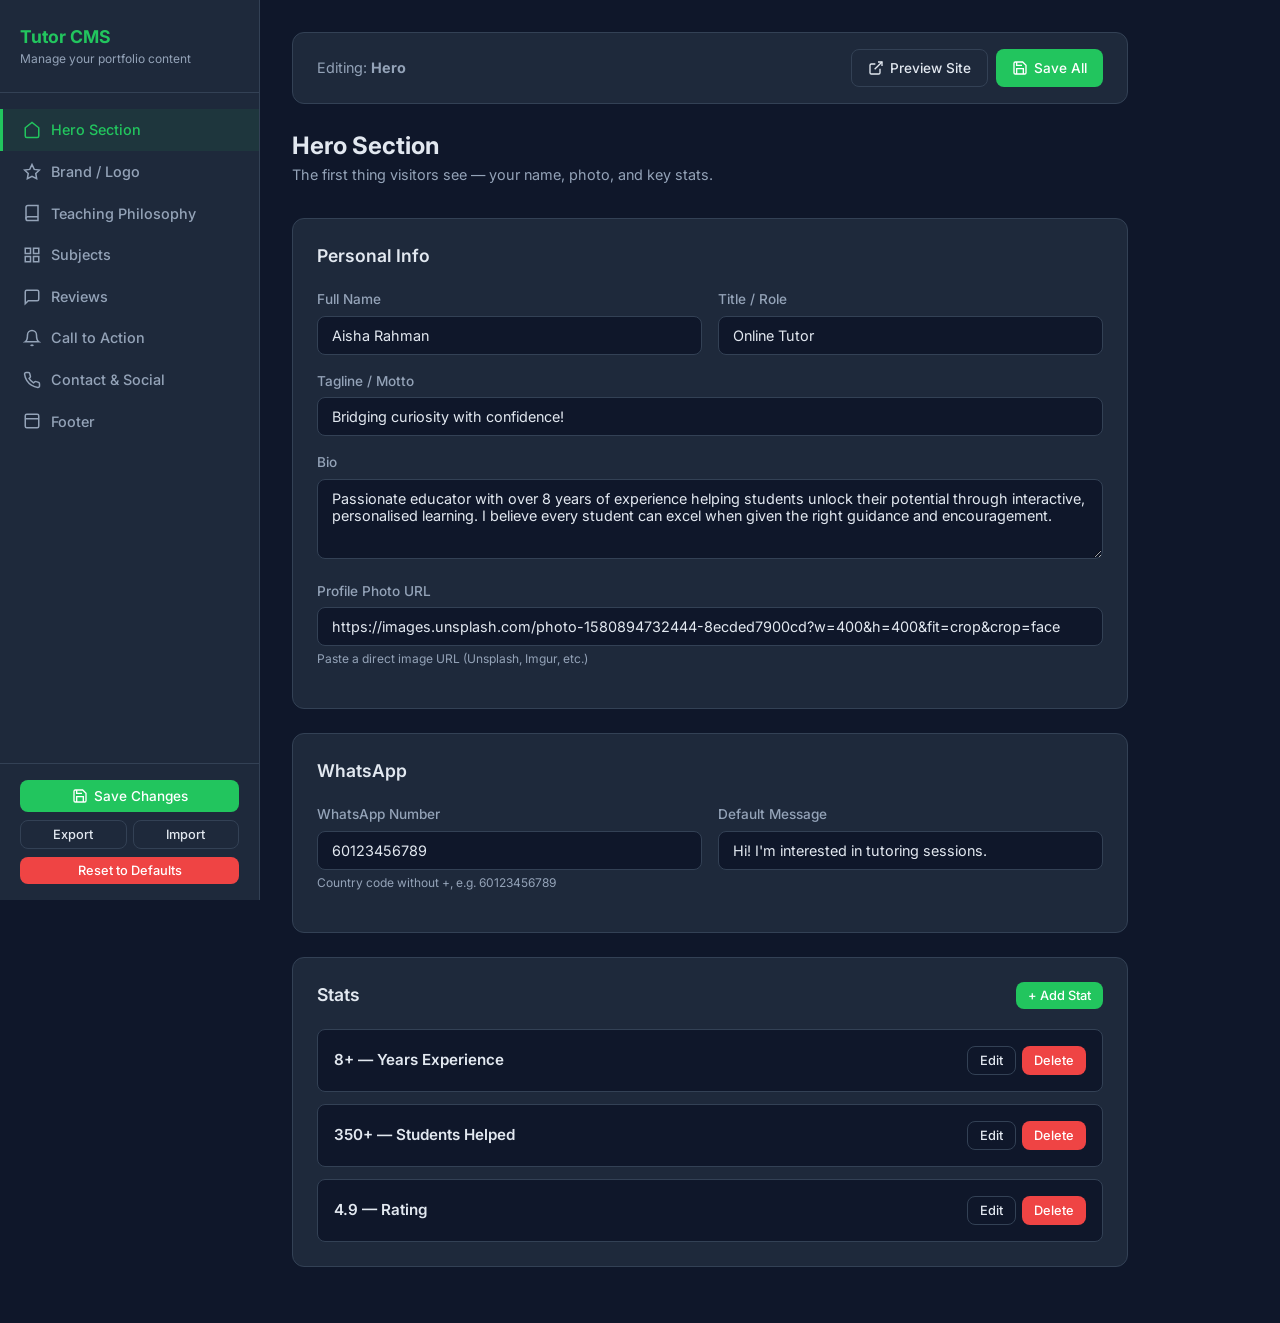
<file: admin.html>
<!DOCTYPE html>
<html lang="en">
<head>
  <meta charset="UTF-8">
  <meta name="viewport" content="width=device-width, initial-scale=1.0">
  <title>Admin — Tutor Portfolio CMS</title>
  <meta name="robots" content="noindex, nofollow">
  <link rel="preconnect" href="https://fonts.googleapis.com">
  <link rel="preconnect" href="https://fonts.gstatic.com" crossorigin>
  <link href="https://fonts.googleapis.com/css2?family=Inter:wght@400;500;600;700&display=swap" rel="stylesheet">
  <link rel="stylesheet" href="css/admin.css">
</head>
<body>

  <button class="mobile-toggle" aria-label="Toggle sidebar">
    <svg viewBox="0 0 24 24" fill="none" stroke="currentColor" stroke-width="2" width="24" height="24"><path d="M3 12h18M3 6h18M3 18h18"/></svg>
  </button>

  <div class="admin-layout">

    <!-- SIDEBAR -->
    <aside class="sidebar">
      <div class="sidebar-brand">
        <h1>Tutor CMS</h1>
        <p>Manage your portfolio content</p>
      </div>
      <ul class="sidebar-nav"></ul>
      <div class="sidebar-actions">
        <button class="btn btn-primary" onclick="saveAll()" style="width:100%;justify-content:center">
          <svg viewBox="0 0 24 24" fill="none" stroke="currentColor" stroke-width="2"><path d="M19 21H5a2 2 0 01-2-2V5a2 2 0 012-2h11l5 5v11a2 2 0 01-2 2z"/><polyline points="17 21 17 13 7 13 7 21"/><polyline points="7 3 7 8 15 8"/></svg>
          Save Changes
        </button>
        <div style="display:flex;gap:6px">
          <button class="btn btn-outline btn-sm" onclick="exportAll()" style="flex:1;justify-content:center">Export</button>
          <button class="btn btn-outline btn-sm" onclick="importData()" style="flex:1;justify-content:center">Import</button>
        </div>
        <button class="btn btn-danger btn-sm" onclick="resetAll()" style="width:100%;justify-content:center">Reset to Defaults</button>
      </div>
    </aside>

    <!-- MAIN -->
    <div class="main-content"></div>

  </div>

  <script src="js/data.js"></script>
  <script src="js/admin.js"></script>
</body>
</html>
</file>
<file: css/admin.css>
:root {
  --bg: #0f172a;
  --bg-card: #1e293b;
  --bg-input: #0f172a;
  --border: #334155;
  --text: #e2e8f0;
  --text-dim: #94a3b8;
  --accent: #22c55e;
  --accent-hover: #16a34a;
  --danger: #ef4444;
  --danger-hover: #dc2626;
  --warning: #f59e0b;
  --radius: 8px;
  --radius-lg: 12px;
  --sidebar-w: 260px;
  --font: 'Inter', system-ui, -apple-system, sans-serif;
}

*,*::before,*::after { box-sizing: border-box; margin: 0; padding: 0; }
html { -webkit-text-size-adjust: 100%; }
body { font-family: var(--font); background: var(--bg); color: var(--text); line-height: 1.5; }
a { color: var(--accent); text-decoration: none; }
button { cursor: pointer; font-family: inherit; }
img { max-width: 100%; height: auto; }

/* ── LAYOUT ── */
.admin-layout {
  display: flex;
  min-height: 100vh;
}

.sidebar {
  width: var(--sidebar-w);
  background: var(--bg-card);
  border-right: 1px solid var(--border);
  padding: 24px 0;
  position: fixed;
  top: 0;
  bottom: 0;
  overflow-y: auto;
  z-index: 50;
}

.sidebar-brand {
  padding: 0 20px 24px;
  border-bottom: 1px solid var(--border);
  margin-bottom: 16px;
}

.sidebar-brand h1 {
  font-size: 1.1rem;
  font-weight: 700;
  color: var(--accent);
}

.sidebar-brand p {
  font-size: 0.75rem;
  color: var(--text-dim);
}

.sidebar-nav { list-style: none; }

.sidebar-nav li a {
  display: flex;
  align-items: center;
  gap: 10px;
  padding: 10px 20px;
  color: var(--text-dim);
  font-size: 0.9rem;
  font-weight: 500;
  transition: background 0.15s, color 0.15s;
  border-left: 3px solid transparent;
}

.sidebar-nav li a:hover {
  background: rgba(255,255,255,0.03);
  color: var(--text);
}

.sidebar-nav li a.active {
  background: rgba(34,197,94,0.08);
  color: var(--accent);
  border-left-color: var(--accent);
}

.sidebar-nav li a svg {
  width: 18px;
  height: 18px;
  flex-shrink: 0;
}

.sidebar-actions {
  padding: 16px 20px;
  border-top: 1px solid var(--border);
  margin-top: auto;
  display: flex;
  flex-direction: column;
  gap: 8px;
  position: absolute;
  bottom: 0;
  left: 0;
  right: 0;
  background: var(--bg-card);
}

.main-content {
  flex: 1;
  margin-left: var(--sidebar-w);
  padding: 32px;
  max-width: 900px;
}

/* ── HEADER ── */
.page-header {
  margin-bottom: 32px;
}

.page-header h2 {
  font-size: 1.5rem;
  font-weight: 700;
}

.page-header p {
  color: var(--text-dim);
  font-size: 0.9rem;
}

/* ── CARDS / PANELS ── */
.panel {
  background: var(--bg-card);
  border: 1px solid var(--border);
  border-radius: var(--radius-lg);
  padding: 24px;
  margin-bottom: 24px;
}

.panel-header {
  display: flex;
  align-items: center;
  justify-content: space-between;
  margin-bottom: 20px;
}

.panel-header h3 {
  font-size: 1.1rem;
  font-weight: 600;
}

/* ── FORM ELEMENTS ── */
.form-group {
  margin-bottom: 16px;
}

.form-group label {
  display: block;
  font-size: 0.85rem;
  font-weight: 500;
  color: var(--text-dim);
  margin-bottom: 6px;
}

.form-group input,
.form-group textarea,
.form-group select {
  width: 100%;
  padding: 10px 14px;
  background: var(--bg-input);
  border: 1px solid var(--border);
  border-radius: var(--radius);
  color: var(--text);
  font-family: var(--font);
  font-size: 0.9rem;
  transition: border-color 0.2s;
}

.form-group input:focus,
.form-group textarea:focus,
.form-group select:focus {
  outline: none;
  border-color: var(--accent);
}

.form-group textarea { resize: vertical; min-height: 80px; }

.form-row {
  display: grid;
  grid-template-columns: 1fr 1fr;
  gap: 16px;
}

.form-hint {
  font-size: 0.75rem;
  color: var(--text-dim);
  margin-top: 4px;
}

/* ── BUTTONS ── */
.btn {
  display: inline-flex;
  align-items: center;
  gap: 6px;
  padding: 8px 16px;
  border-radius: var(--radius);
  font-weight: 500;
  font-size: 0.85rem;
  border: none;
  transition: background 0.15s, transform 0.1s;
}

.btn:hover { transform: translateY(-1px); }
.btn:active { transform: translateY(0); }

.btn-primary { background: var(--accent); color: #fff; }
.btn-primary:hover { background: var(--accent-hover); }

.btn-danger { background: var(--danger); color: #fff; }
.btn-danger:hover { background: var(--danger-hover); }

.btn-outline {
  background: transparent;
  border: 1px solid var(--border);
  color: var(--text);
}
.btn-outline:hover { background: rgba(255,255,255,0.05); }

.btn-sm { padding: 6px 12px; font-size: 0.8rem; }

.btn svg { width: 16px; height: 16px; }

/* ── ITEM LIST (subjects, reviews, stats, approaches) ── */
.item-list {
  display: flex;
  flex-direction: column;
  gap: 12px;
}

.item-card {
  background: var(--bg);
  border: 1px solid var(--border);
  border-radius: var(--radius);
  padding: 16px;
  display: flex;
  align-items: center;
  gap: 16px;
}

.item-card .item-info { flex: 1; min-width: 0; }

.item-card .item-title {
  font-weight: 600;
  font-size: 0.95rem;
}

.item-card .item-subtitle {
  font-size: 0.8rem;
  color: var(--text-dim);
}

.item-actions {
  display: flex;
  gap: 6px;
  flex-shrink: 0;
}

.color-preview {
  width: 24px;
  height: 24px;
  border-radius: 4px;
  border: 1px solid var(--border);
  flex-shrink: 0;
}

/* ── EDIT MODAL ── */
.modal-overlay {
  position: fixed;
  inset: 0;
  background: rgba(0,0,0,0.6);
  display: flex;
  align-items: center;
  justify-content: center;
  z-index: 200;
  padding: 20px;
  opacity: 0;
  visibility: hidden;
  transition: opacity 0.2s, visibility 0.2s;
}

.modal-overlay.open { opacity: 1; visibility: visible; }

.modal {
  background: var(--bg-card);
  border: 1px solid var(--border);
  border-radius: var(--radius-lg);
  padding: 28px;
  width: 100%;
  max-width: 500px;
  max-height: 80vh;
  overflow-y: auto;
  transform: translateY(10px);
  transition: transform 0.2s;
}

.modal-overlay.open .modal { transform: translateY(0); }

.modal h3 {
  font-size: 1.1rem;
  margin-bottom: 20px;
}

.modal-actions {
  display: flex;
  justify-content: flex-end;
  gap: 8px;
  margin-top: 20px;
}

/* ── TOAST ── */
.toast {
  position: fixed;
  bottom: 24px;
  right: 24px;
  background: var(--accent);
  color: #fff;
  padding: 12px 20px;
  border-radius: var(--radius);
  font-weight: 500;
  font-size: 0.9rem;
  box-shadow: 0 4px 16px rgba(0,0,0,0.3);
  transform: translateY(100px);
  opacity: 0;
  transition: transform 0.3s, opacity 0.3s;
  z-index: 300;
}

.toast.show { transform: translateY(0); opacity: 1; }
.toast.error { background: var(--danger); }

/* ── PREVIEW BAR ── */
.preview-bar {
  display: flex;
  align-items: center;
  justify-content: space-between;
  background: var(--bg-card);
  border: 1px solid var(--border);
  border-radius: var(--radius-lg);
  padding: 16px 24px;
  margin-bottom: 24px;
}

.preview-bar p {
  font-size: 0.9rem;
  color: var(--text-dim);
}

.preview-bar .btn-group {
  display: flex;
  gap: 8px;
}

/* ── IMAGE PREVIEW ── */
.img-preview {
  width: 80px;
  height: 80px;
  border-radius: 50%;
  overflow: hidden;
  border: 2px solid var(--border);
  flex-shrink: 0;
}

.img-preview img {
  width: 100%;
  height: 100%;
  object-fit: cover;
}

/* ── RESPONSIVE ── */
@media (max-width: 768px) {
  .sidebar {
    transform: translateX(-100%);
    transition: transform 0.3s;
    z-index: 100;
  }
  .sidebar.open { transform: translateX(0); }

  .main-content {
    margin-left: 0;
    padding: 16px;
  }

  .form-row { grid-template-columns: 1fr; }

  .mobile-toggle {
    display: flex;
    position: fixed;
    top: 12px;
    left: 12px;
    z-index: 90;
    width: 44px;
    height: 44px;
    background: var(--bg-card);
    border: 1px solid var(--border);
    border-radius: var(--radius);
    align-items: center;
    justify-content: center;
    color: var(--text);
  }
}

@media (min-width: 769px) {
  .mobile-toggle { display: none; }
}
</file>
